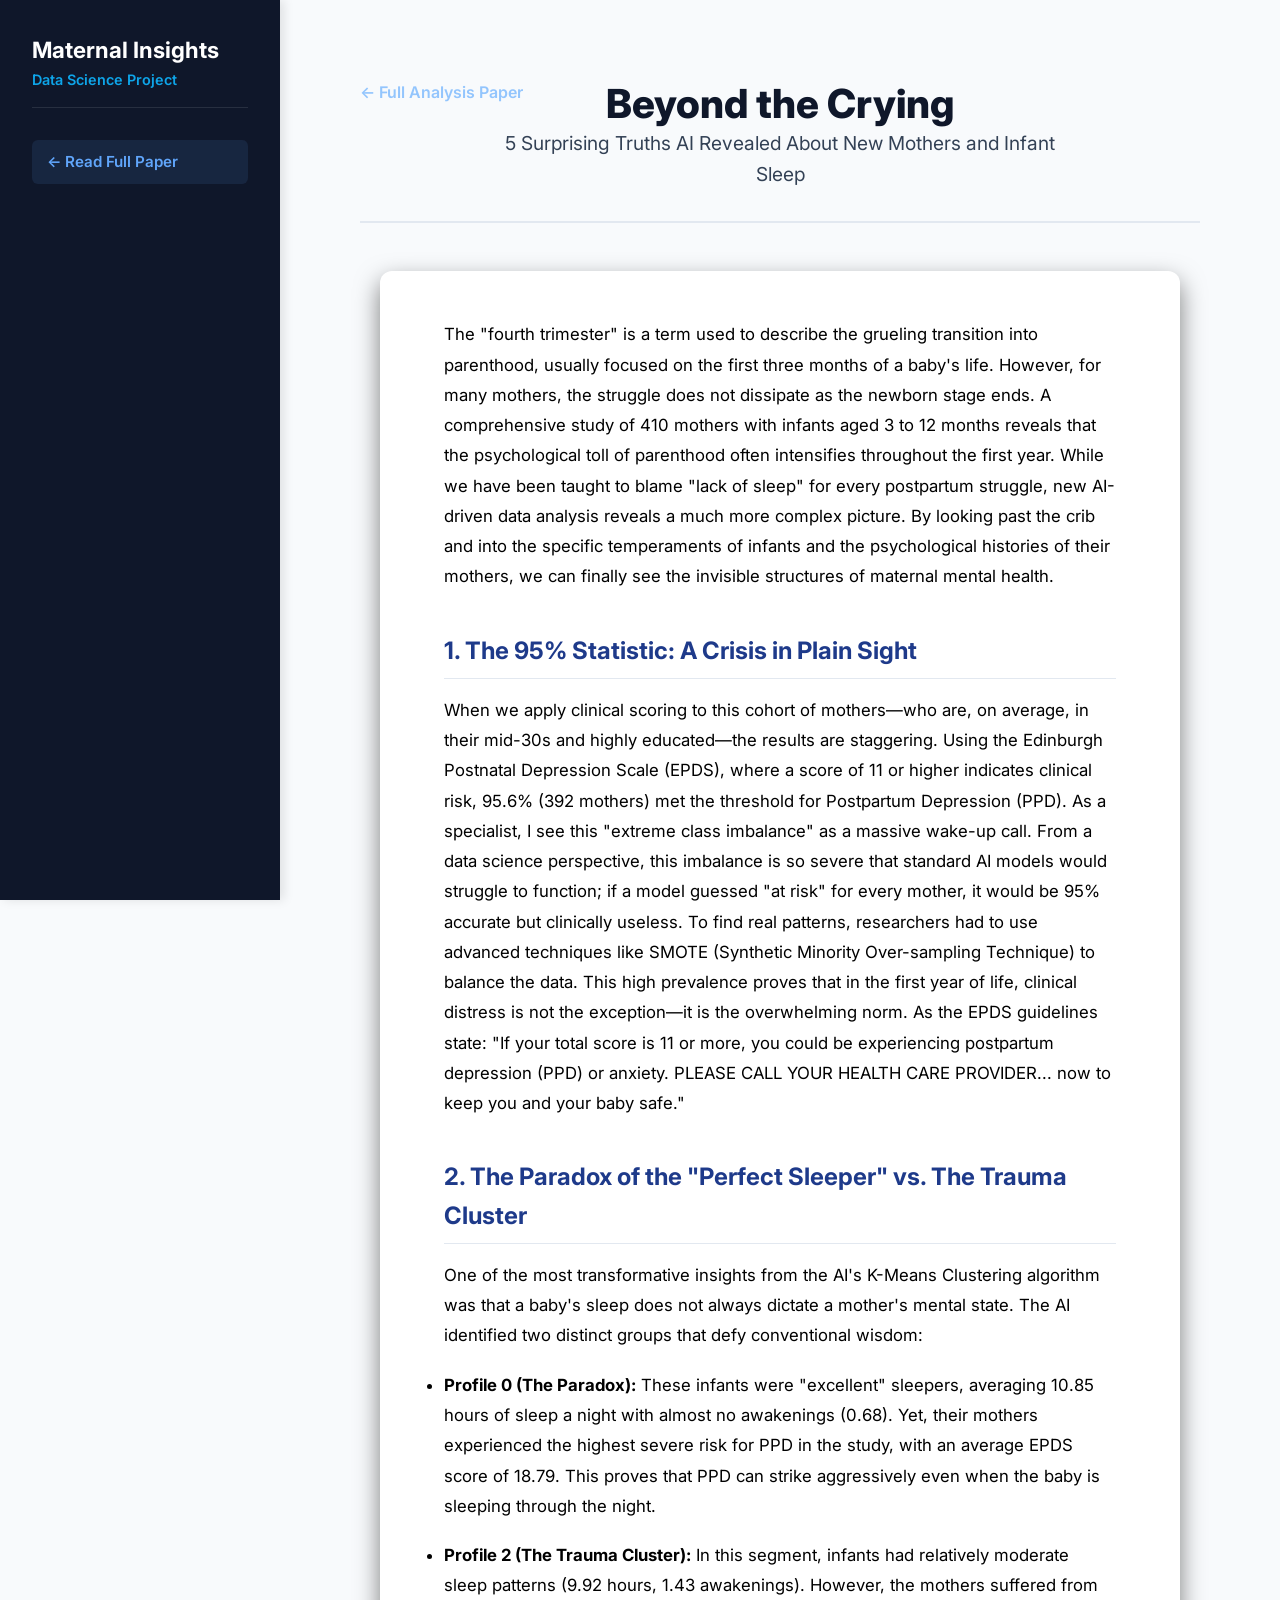
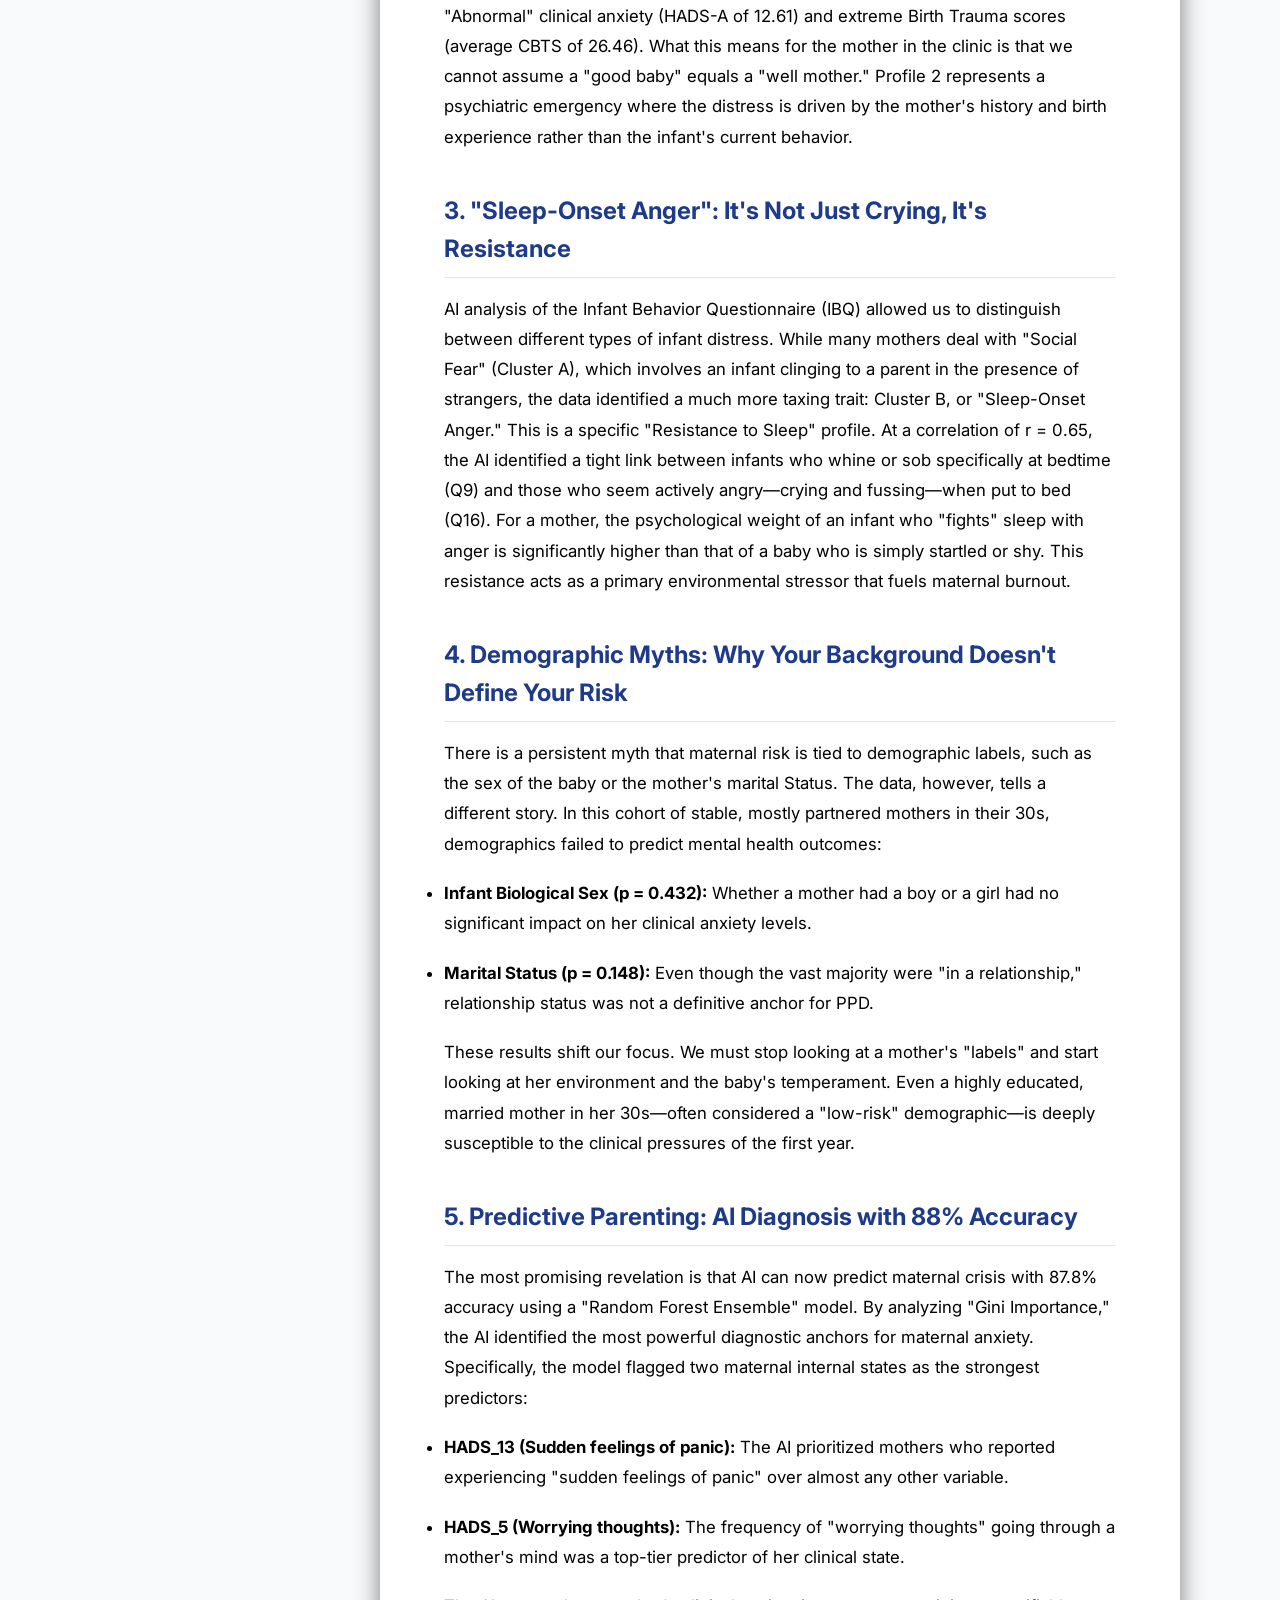
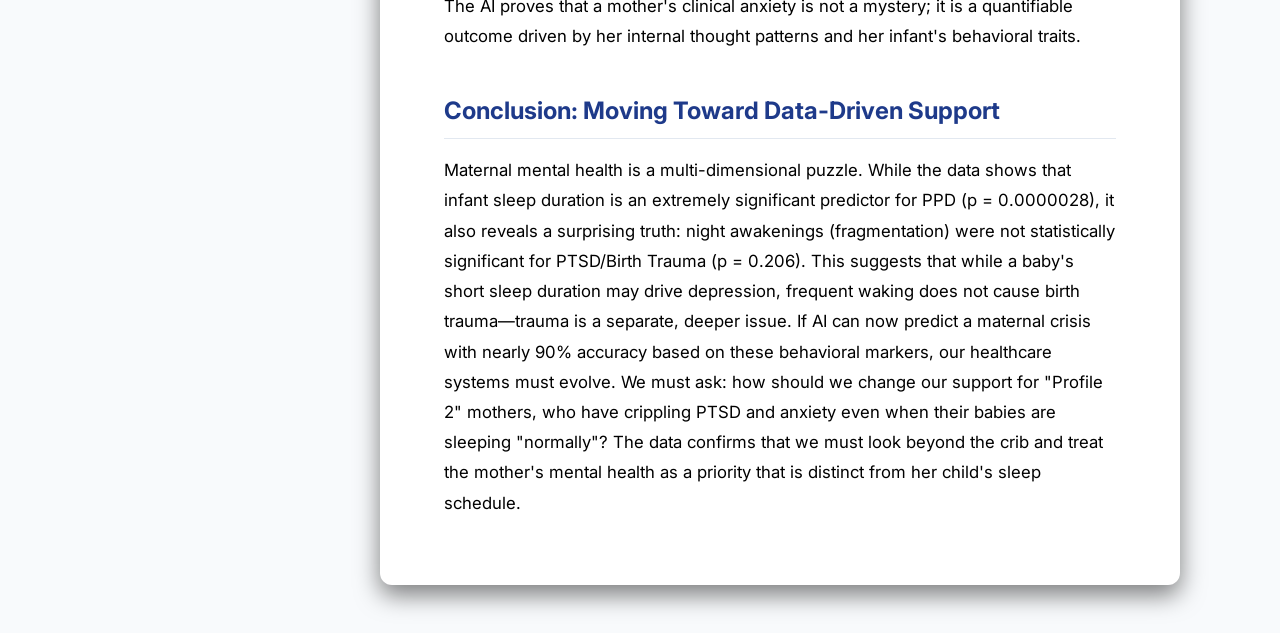
<file: article.html>
<!DOCTYPE html>
<html lang="en">
<head>
    <meta charset="UTF-8">
    <meta name="viewport" content="width=device-width, initial-scale=1.0">
    <title>Beyond the Crying: 5 Surprising Truths AI Revealed About New Mothers and Infant Sleep</title>
    <!-- Google Fonts: Inter -->
    <link href="https://fonts.googleapis.com/css2?family=Inter:wght@300;400;600;700&display=swap" rel="stylesheet">
    <link rel="stylesheet" href="css/styles.css">
    <style>
        .article-content {
            max-width: 800px;
            margin: 0 auto;
            background: #ffffff; /* White background for readability */
            padding: 3rem 4rem;
            border-radius: 12px;
            box-shadow: 0 10px 25px rgba(0, 0, 0, 0.5);
            color: #000000; /* Black font */
        }
        .article-content h2 {
            color: #1e3a8a; /* Dark blue for headers */
            border-bottom: 1px solid #e2e8f0;
            padding-bottom: 0.5rem;
            margin-top: 2.5rem;
            margin-bottom: 1rem;
        }
        .article-content p, .article-content li {
            line-height: 1.8;
            margin-bottom: 1.2rem;
            color: #000000; /* Black font */
            font-size: 1.05rem;
        }
        .back-link {
            display: inline-block;
            margin-bottom: 2rem;
            color: #93c5fd;
            text-decoration: none;
            font-weight: 600;
            transition: color 0.3s;
        }
        .back-link:hover {
            color: #bfdbfe;
        }
    </style>
</head>
<body>

    <!-- Sidebar Navigation -->
    <nav class="sidebar">
        <div class="sidebar-header">
            <h2>Maternal Insights</h2>
            <p>Data Science Project</p>
        </div>
        <ul class="nav-links">
            <li><a href="index.html" class="active" style="color: #60a5fa; font-weight: 600; background: rgba(96, 165, 250, 0.1); border-radius: 6px; padding: 10px 15px;">←  Read Full Paper</a></li>
        </ul>
    </nav>

    <!-- Main Content Area -->
    <main class="content">
        <header class="main-header" style="text-align: center; position: relative;">
            <a href="index.html" class="back-link" style="position: absolute; left: 0; top: 0;">← Full Analysis Paper</a>
            <h1 style="margin-top: 2rem;">Beyond the Crying</h1>
            <p class="subtitle" style="max-width: 600px; margin: 0 auto;">5 Surprising Truths AI Revealed About New Mothers and Infant Sleep</p>
        </header>

        <div class="article-content">
            <p>The "fourth trimester" is a term used to describe the grueling transition into parenthood, usually focused on the first three months of a baby's life. However, for many mothers, the struggle does not dissipate as the newborn stage ends. A comprehensive study of 410 mothers with infants aged 3 to 12 months reveals that the psychological toll of parenthood often intensifies throughout the first year. While we have been taught to blame "lack of sleep" for every postpartum struggle, new AI-driven data analysis reveals a much more complex picture. By looking past the crib and into the specific temperaments of infants and the psychological histories of their mothers, we can finally see the invisible structures of maternal mental health.</p>

            <h2>1. The 95% Statistic: A Crisis in Plain Sight</h2>
            <p>When we apply clinical scoring to this cohort of mothers—who are, on average, in their mid-30s and highly educated—the results are staggering. Using the Edinburgh Postnatal Depression Scale (EPDS), where a score of 11 or higher indicates clinical risk, 95.6% (392 mothers) met the threshold for Postpartum Depression (PPD). As a specialist, I see this "extreme class imbalance" as a massive wake-up call. From a data science perspective, this imbalance is so severe that standard AI models would struggle to function; if a model guessed "at risk" for every mother, it would be 95% accurate but clinically useless. To find real patterns, researchers had to use advanced techniques like SMOTE (Synthetic Minority Over-sampling Technique) to balance the data. This high prevalence proves that in the first year of life, clinical distress is not the exception—it is the overwhelming norm. As the EPDS guidelines state: "If your total score is 11 or more, you could be experiencing postpartum depression (PPD) or anxiety. PLEASE CALL YOUR HEALTH CARE PROVIDER... now to keep you and your baby safe."</p>

            <h2>2. The Paradox of the "Perfect Sleeper" vs. The Trauma Cluster</h2>
            <p>One of the most transformative insights from the AI's K-Means Clustering algorithm was that a baby's sleep does not always dictate a mother's mental state. The AI identified two distinct groups that defy conventional wisdom:</p>
            <ul>
                <li><strong>Profile 0 (The Paradox):</strong> These infants were "excellent" sleepers, averaging 10.85 hours of sleep a night with almost no awakenings (0.68). Yet, their mothers experienced the highest severe risk for PPD in the study, with an average EPDS score of 18.79. This proves that PPD can strike aggressively even when the baby is sleeping through the night.</li>
                <li><strong>Profile 2 (The Trauma Cluster):</strong> In this segment, infants had relatively moderate sleep patterns (9.92 hours, 1.43 awakenings). However, the mothers suffered from "Abnormal" clinical anxiety (HADS-A of 12.61) and extreme Birth Trauma scores (average CBTS of 26.46). What this means for the mother in the clinic is that we cannot assume a "good baby" equals a "well mother." Profile 2 represents a psychiatric emergency where the distress is driven by the mother's history and birth experience rather than the infant's current behavior.</li>
            </ul>

            <h2>3. "Sleep-Onset Anger": It's Not Just Crying, It's Resistance</h2>
            <p>AI analysis of the Infant Behavior Questionnaire (IBQ) allowed us to distinguish between different types of infant distress. While many mothers deal with "Social Fear" (Cluster A), which involves an infant clinging to a parent in the presence of strangers, the data identified a much more taxing trait: Cluster B, or "Sleep-Onset Anger." This is a specific "Resistance to Sleep" profile. At a correlation of r = 0.65, the AI identified a tight link between infants who whine or sob specifically at bedtime (Q9) and those who seem actively angry—crying and fussing—when put to bed (Q16). For a mother, the psychological weight of an infant who "fights" sleep with anger is significantly higher than that of a baby who is simply startled or shy. This resistance acts as a primary environmental stressor that fuels maternal burnout.</p>

            <h2>4. Demographic Myths: Why Your Background Doesn't Define Your Risk</h2>
            <p>There is a persistent myth that maternal risk is tied to demographic labels, such as the sex of the baby or the mother's marital Status. The data, however, tells a different story. In this cohort of stable, mostly partnered mothers in their 30s, demographics failed to predict mental health outcomes:</p>
            <ul>
                <li><strong>Infant Biological Sex (p = 0.432):</strong> Whether a mother had a boy or a girl had no significant impact on her clinical anxiety levels.</li>
                <li><strong>Marital Status (p = 0.148):</strong> Even though the vast majority were "in a relationship," relationship status was not a definitive anchor for PPD.</li>
            </ul>
            <p>These results shift our focus. We must stop looking at a mother's "labels" and start looking at her environment and the baby's temperament. Even a highly educated, married mother in her 30s—often considered a "low-risk" demographic—is deeply susceptible to the clinical pressures of the first year.</p>

            <h2>5. Predictive Parenting: AI Diagnosis with 88% Accuracy</h2>
            <p>The most promising revelation is that AI can now predict maternal crisis with 87.8% accuracy using a "Random Forest Ensemble" model. By analyzing "Gini Importance," the AI identified the most powerful diagnostic anchors for maternal anxiety. Specifically, the model flagged two maternal internal states as the strongest predictors:</p>
            <ul>
                <li><strong>HADS_13 (Sudden feelings of panic):</strong> The AI prioritized mothers who reported experiencing "sudden feelings of panic" over almost any other variable.</li>
                <li><strong>HADS_5 (Worrying thoughts):</strong> The frequency of "worrying thoughts" going through a mother's mind was a top-tier predictor of her clinical state.</li>
            </ul>
            <p>The AI proves that a mother's clinical anxiety is not a mystery; it is a quantifiable outcome driven by her internal thought patterns and her infant's behavioral traits.</p>

            <h2>Conclusion: Moving Toward Data-Driven Support</h2>
            <p>Maternal mental health is a multi-dimensional puzzle. While the data shows that infant sleep duration is an extremely significant predictor for PPD (p = 0.0000028), it also reveals a surprising truth: night awakenings (fragmentation) were not statistically significant for PTSD/Birth Trauma (p = 0.206). This suggests that while a baby's short sleep duration may drive depression, frequent waking does not cause birth trauma—trauma is a separate, deeper issue. If AI can now predict a maternal crisis with nearly 90% accuracy based on these behavioral markers, our healthcare systems must evolve. We must ask: how should we change our support for "Profile 2" mothers, who have crippling PTSD and anxiety even when their babies are sleeping "normally"? The data confirms that we must look beyond the crib and treat the mother's mental health as a priority that is distinct from her child's sleep schedule.</p>
        </div>
    </main>

    <!-- Application Logic -->
    <script src="js/app.js"></script>
</body>
</html>
</file>
<file: css/styles.css>
/* 
  Clinical Trust Palette:
  Navy Blue Primary: #0f172a 
  Slate Gray Background: #f8fafc
  White Cards: #ffffff
  Teal Actions: #0ea5e9
  Alert Red: #ef4444
*/

:root {
    --primary: #0f172a;
    --secondary: #334155;
    --bg-color: #f8fafc;
    --card-bg: #ffffff;
    --accent: #0ea5e9;
    --accent-hover: #0284c7;
    --danger: #ef4444;
    --border: #e2e8f0;
    --font-stack: 'Inter', sans-serif;
}

* {
    margin: 0;
    padding: 0;
    box-sizing: border-box;
}

body {
    font-family: var(--font-stack);
    background-color: var(--bg-color);
    color: var(--secondary);
    display: flex;
    line-height: 1.6;
}

/* Sidebar Styling */
.sidebar {
    position: fixed;
    top: 0;
    left: 0;
    width: 280px;
    height: 100vh;
    background-color: var(--primary);
    color: white;
    padding: 2rem;
    overflow-y: auto;
    box-shadow: 4px 0 10px rgba(0,0,0,0.1);
}

.sidebar-header {
    margin-bottom: 2rem;
    border-bottom: 1px solid rgba(255,255,255,0.1);
    padding-bottom: 1rem;
}

.sidebar-header h2 {
    font-size: 1.4rem;
    font-weight: 700;
    color: white;
}

.sidebar-header p {
    color: var(--accent);
    font-size: 0.9rem;
    font-weight: 600;
}

.nav-links {
    list-style: none;
}

.nav-links li {
    margin-bottom: 0.5rem;
}

.nav-links a {
    color: #cbd5e1;
    text-decoration: none;
    font-size: 0.95rem;
    padding: 0.75rem 1rem;
    border-radius: 8px;
    display: block;
    transition: all 0.3s ease;
}

.nav-links a:hover, .nav-links a.active {
    background-color: rgba(14, 165, 233, 0.2);
    color: white;
    font-weight: 600;
}

/* Main Content Styling */
.content {
    margin-left: 280px;
    padding: 3rem 5rem;
    max-width: 1200px;
    width: 100%;
}

.main-header {
    margin-bottom: 3rem;
    padding-bottom: 2rem;
    border-bottom: 2px solid var(--border);
}

.main-header h1 {
    font-size: 2.5rem;
    color: var(--primary);
    font-weight: 800;
    line-height: 1.2;
}

.subtitle {
    font-size: 1.2rem;
    color: var(--secondary);
    margin-top: 0.5rem;
}

/* Sections */
.paper-section {
    margin-bottom: 5rem;
    background-color: var(--card-bg);
    padding: 2.5rem;
    border-radius: 12px;
    box-shadow: 0 4px 6px -1px rgba(0, 0, 0, 0.05);
}

.section-title {
    font-size: 1.8rem;
    color: var(--primary);
    margin-bottom: 1.5rem;
    padding-bottom: 0.5rem;
    border-bottom: 1px solid var(--border);
}

.text-block p {
    font-size: 1.05rem;
    margin-bottom: 1.2rem;
    color: #475569;
}

.text-center {
    text-align: center;
}

/* Warnings */
.alert {
    padding: 1rem 1.5rem;
    border-radius: 8px;
    margin-top: 1.5rem;
    font-weight: 500;
}

.alert.warning {
    background-color: rgba(239, 68, 68, 0.1);
    color: var(--danger);
    border-left: 4px solid var(--danger);
}

/* Image Grid */
.chart-grid {
    display: grid;
    grid-template-columns: repeat(auto-fit, minmax(300px, 1fr));
    gap: 2rem;
    margin-top: 2rem;
}

.chart-card {
    background: #f8fafc;
    border-radius: 10px;
    padding: 1rem;
    border: 1px solid var(--border);
    transition: transform 0.2s ease;
}

.chart-card img {
    width: 100%;
    height: auto;
    border-radius: 6px;
    cursor: zoom-in;
}

.chart-card:hover {
    transform: translateY(-5px);
    box-shadow: 0 10px 15px -3px rgba(0, 0, 0, 0.1);
}

.chart-caption {
    text-align: center;
    font-size: 0.85rem;
    color: #64748b;
    margin-top: 0.8rem;
    font-style: italic;
}

/* Full Span Charts */
.chart-hero {
    margin-top: 2rem;
    background: #f8fafc;
    border-radius: 10px;
    padding: 1rem;
    border: 1px solid var(--border);
}

.chart-hero img {
    width: 100%;
    cursor: zoom-in;
}

/* The Predictor UI */
.highlight-section {
    background-color: var(--primary);
    color: white;
}

.highlight-section .section-title {
    color: white;
    border-bottom-color: rgba(255,255,255,0.2);
}

.highlight-section .text-block p {
    color: #e2e8f0;
}

.predictor-card {
    background: rgba(255,255,255,0.05);
    border: 1px solid rgba(255,255,255,0.1);
    backdrop-filter: blur(10px);
    border-radius: 12px;
    padding: 2rem;
    max-width: 500px;
    margin: 2rem auto 0;
    box-shadow: 0 25px 50px -12px rgba(0,0,0,0.5);
}

.predictor-card h3 {
    text-align: center;
    margin-bottom: 1.5rem;
    color: white;
}

.form-group {
    margin-bottom: 1.2rem;
}

.form-group label {
    display: block;
    font-size: 0.9rem;
    margin-bottom: 0.4rem;
    color: #cbd5e1;
}

.form-group input {
    width: 100%;
    padding: 0.8rem;
    border-radius: 6px;
    border: 1px solid rgba(255,255,255,0.2);
    background: rgba(255,255,255,0.9);
    font-family: var(--font-stack);
    font-size: 1rem;
    outline: none;
    transition: all 0.3s ease;
}

.form-group input:focus {
    border-color: var(--accent);
    box-shadow: 0 0 0 3px rgba(14, 165, 233, 0.3);
}

.predict-btn {
    width: 100%;
    padding: 1rem;
    background-color: var(--accent);
    color: white;
    border: none;
    border-radius: 6px;
    font-size: 1.1rem;
    font-weight: 600;
    cursor: pointer;
    transition: background-color 0.3s ease;
    margin-top: 1rem;
}

.predict-btn:hover {
    background-color: var(--accent-hover);
}

/* Result Box */
.result-box {
    margin-top: 2rem;
    padding: 1.5rem;
    background: rgba(255,255,255,0.1);
    border-radius: 8px;
    text-align: center;
}

.result-box.hidden {
    display: none;
}

.result-box h4 {
    color: #cbd5e1;
    font-size: 0.9rem;
    text-transform: uppercase;
    letter-spacing: 1px;
    margin-bottom: 0.5rem;
}

.result-box #result-text {
    font-size: 1.5rem;
    font-weight: bold;
    color: white;
    margin-bottom: 0.5rem;
}

.result-box small {
    color: #94a3b8;
    font-size: 0.8rem;
}

/* Modal for viewing images globally */
.modal {
    display: none; 
    position: fixed; 
    z-index: 1000; 
    padding-top: 50px; 
    left: 0;
    top: 0;
    width: 100%; 
    height: 100%; 
    overflow: auto; 
    background-color: rgba(15, 23, 42, 0.95);
}

.modal-content {
    margin: auto;
    display: block;
    max-width: 90%;
    max-height: 80vh;
    border-radius: 8px;
    animation: zoom 0.3s ease;
}

@keyframes zoom {
    from {transform:scale(0.95); opacity: 0;} 
    to {transform:scale(1); opacity: 1;}
}

.close-modal {
    position: absolute;
    top: 20px;
    right: 40px;
    color: #f1f1f1;
    font-size: 40px;
    font-weight: bold;
    transition: 0.2s;
    cursor: pointer;
}

.close-modal:hover,
.close-modal:focus {
    color: var(--danger);
    text-decoration: none;
}

#modal-caption {
    margin: auto;
    display: block;
    width: 80%;
    text-align: center;
    color: #ccc;
    padding: 15px 0;
    font-size: 1.2rem;
}
</file>
